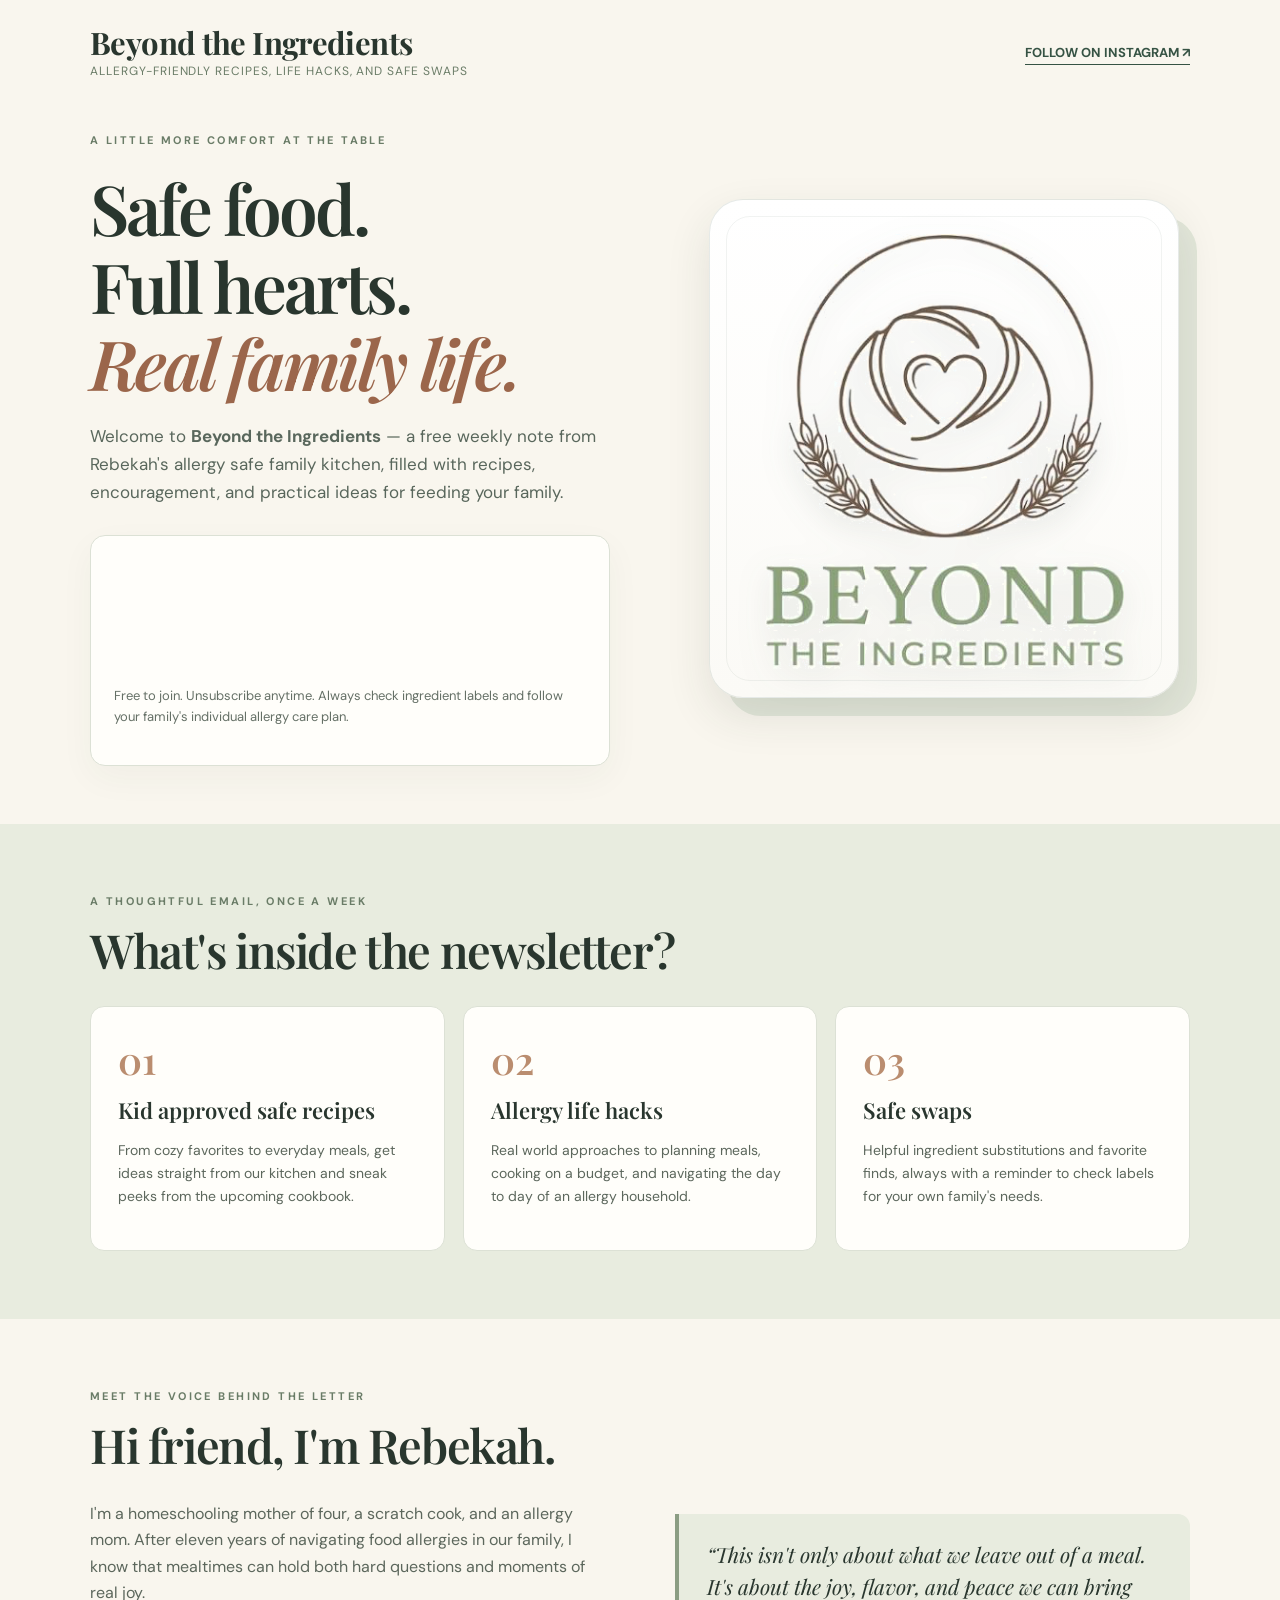
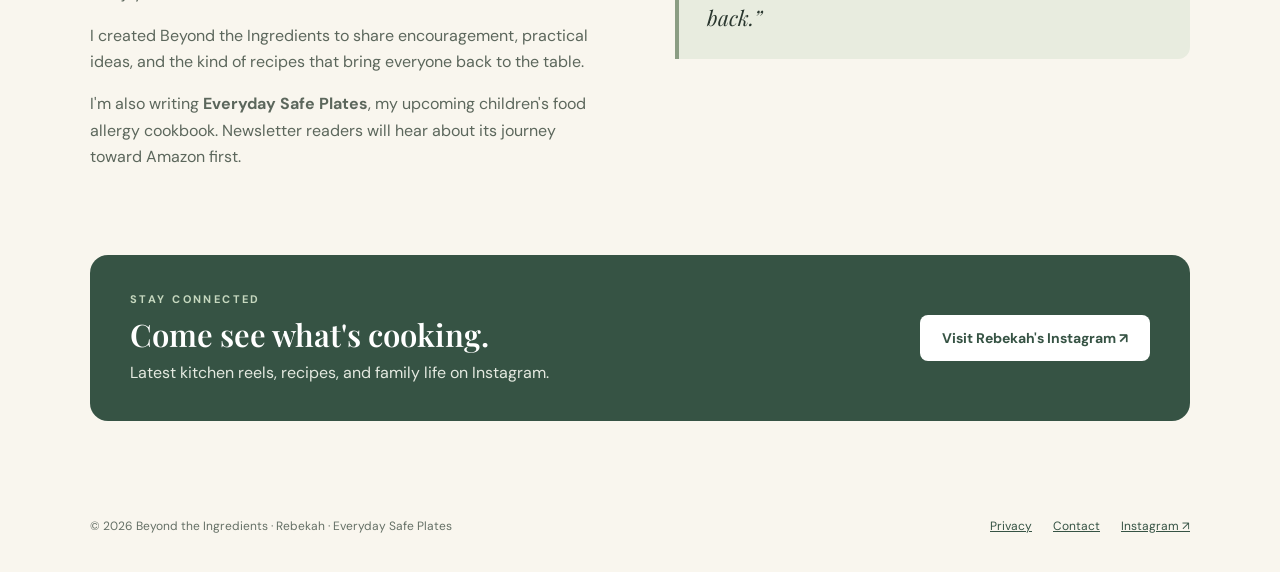
<file: index.html>
<!doctype html>
<html lang="en">
<head>
  <meta charset="utf-8">
  <meta name="viewport" content="width=device-width, initial-scale=1">
  <title>Beyond the Ingredients | Allergy Friendly Recipes & Family Kitchen Notes</title>
  <meta name="description" content="Join Rebekah's free weekly newsletter for kid approved allergy-friendly recipes, practical allergy life tips, and safe ingredient swaps.">
  <meta name="theme-color" content="#365344">
  <meta property="og:title" content="Beyond the Ingredients | Rebekah">
  <meta property="og:description" content="Come on into the kitchen. A free weekly note with recipes, real-life allergy tips, and thoughtful swaps.">
  <meta property="og:type" content="website">
  <link rel="icon" href="assets/beyond-logo.png" type="image/png">
  <link rel="stylesheet" href="styles.css">
</head>
<body>
  <header class="header shell">
    <a class="brand" href="./" aria-label="Beyond the Ingredients home">
      <span class="brand-kicker">Beyond the Ingredients</span>
      <span class="brand-tag">Allergy-friendly recipes, life hacks, and safe swaps</span>
    </a>
    <a class="header-link" href="https://www.instagram.com/theallergysafefamilykitchen/" target="_blank" rel="noopener noreferrer">FOLLOW ON INSTAGRAM ↗</a>
  </header>

  <main>
    <section class="hero">
      <div class="shell hero-inner">
        <div>
          <div class="eyebrow">A little more comfort at the table</div>
          <h1>Safe food.<br>Full hearts.<br><em>Real family life.</em></h1>
          <p class="lead">Welcome to <strong>Beyond the Ingredients</strong> — a free weekly note from Rebekah's allergy safe family kitchen, filled with recipes, encouragement, and practical ideas for feeding your family.</p>

          <div class="signup" id="join" aria-label="Subscribe to Beyond the Ingredients">
            <!-- EmailOctopus's form already includes its own headline, description, email field and consent checkbox. -->
            <div class="signup-embed">
              <script async src="https://eomail5.com/form/b3f950fc-d08c-11f1-945d-15c4036837a5.js" data-form="b3f950fc-d08c-11f1-945d-15c4036837a5"></script>
              <noscript><p>To subscribe, enable JavaScript in your browser, or contact Rebekah using the email link in the footer.</p></noscript>
            </div>
            <p class="small-note">Free to join. Unsubscribe anytime. Always check ingredient labels and follow your family's individual allergy care plan.</p>
          </div>
        </div>

        <div class="hero-visual-wrap">
          <div class="hero-logo-card">
            <img class="hero-logo" src="assets/beyond-logo.png" alt="Beyond the Ingredients logo featuring a heart inside a mixing bowl with wheat details">
          </div>
        </div>
      </div>
    </section>

    <section class="section soft" id="inside">
      <div class="shell">
        <div class="eyebrow">A thoughtful email, once a week</div>
        <h2 class="section-heading">What's inside the newsletter?</h2>
        <div class="cards">
          <article class="card">
            <div class="number">01</div>
            <h3>Kid approved safe recipes</h3>
            <p>From cozy favorites to everyday meals, get ideas straight from our kitchen and sneak peeks from the upcoming cookbook.</p>
          </article>
          <article class="card">
            <div class="number">02</div>
            <h3>Allergy life hacks</h3>
            <p>Real world approaches to planning meals, cooking on a budget, and navigating the day to day of an allergy household.</p>
          </article>
          <article class="card">
            <div class="number">03</div>
            <h3>Safe swaps</h3>
            <p>Helpful ingredient substitutions and favorite finds, always with a reminder to check labels for your own family's needs.</p>
          </article>
        </div>
      </div>
    </section>

    <section class="section">
      <div class="shell about">
        <div>
          <div class="eyebrow">Meet the voice behind the letter</div>
          <h2 class="section-heading">Hi friend, I'm Rebekah.</h2>
          <p>I'm a homeschooling mother of four, a scratch cook, and an allergy mom. After eleven years of navigating food allergies in our family, I know that mealtimes can hold both hard questions and moments of real joy.</p>
          <p>I created Beyond the Ingredients to share encouragement, practical ideas, and the kind of recipes that bring everyone back to the table.</p>
          <p>I'm also writing <strong>Everyday Safe Plates</strong>, my upcoming children's food allergy cookbook. Newsletter readers will hear about its journey toward Amazon first.</p>
        </div>
        <div class="quote">“This isn't only about what we leave out of a meal. It's about the joy, flavor, and peace we can bring back.”</div>
      </div>
    </section>

    <section class="section" style="padding-top:0">
      <div class="shell">
        <div class="social">
          <div>
            <div class="eyebrow" style="color:#c6d8bf">Stay connected</div>
            <h2>Come see what's cooking.</h2>
            <p>Latest kitchen reels, recipes, and family life on Instagram.</p>
          </div>
          <a class="button" href="https://www.instagram.com/theallergysafefamilykitchen/" target="_blank" rel="noopener noreferrer">Visit Rebekah's Instagram ↗</a>
        </div>
      </div>
    </section>
  </main>

  <footer class="footer shell">
    <span>© <span id="year">2026</span> Beyond the Ingredients · Rebekah · Everyday Safe Plates</span>
    <div>
      <a href="privacy.html">Privacy</a>
      <a href="mailto:bekahlakatosh@gmail.com">Contact</a>
      <a href="https://www.instagram.com/theallergysafefamilykitchen/" target="_blank" rel="noopener noreferrer">Instagram ↗</a>
    </div>
  </footer>

  <script>document.getElementById('year').textContent = new Date().getFullYear()</script>
</body>
</html>
</file>
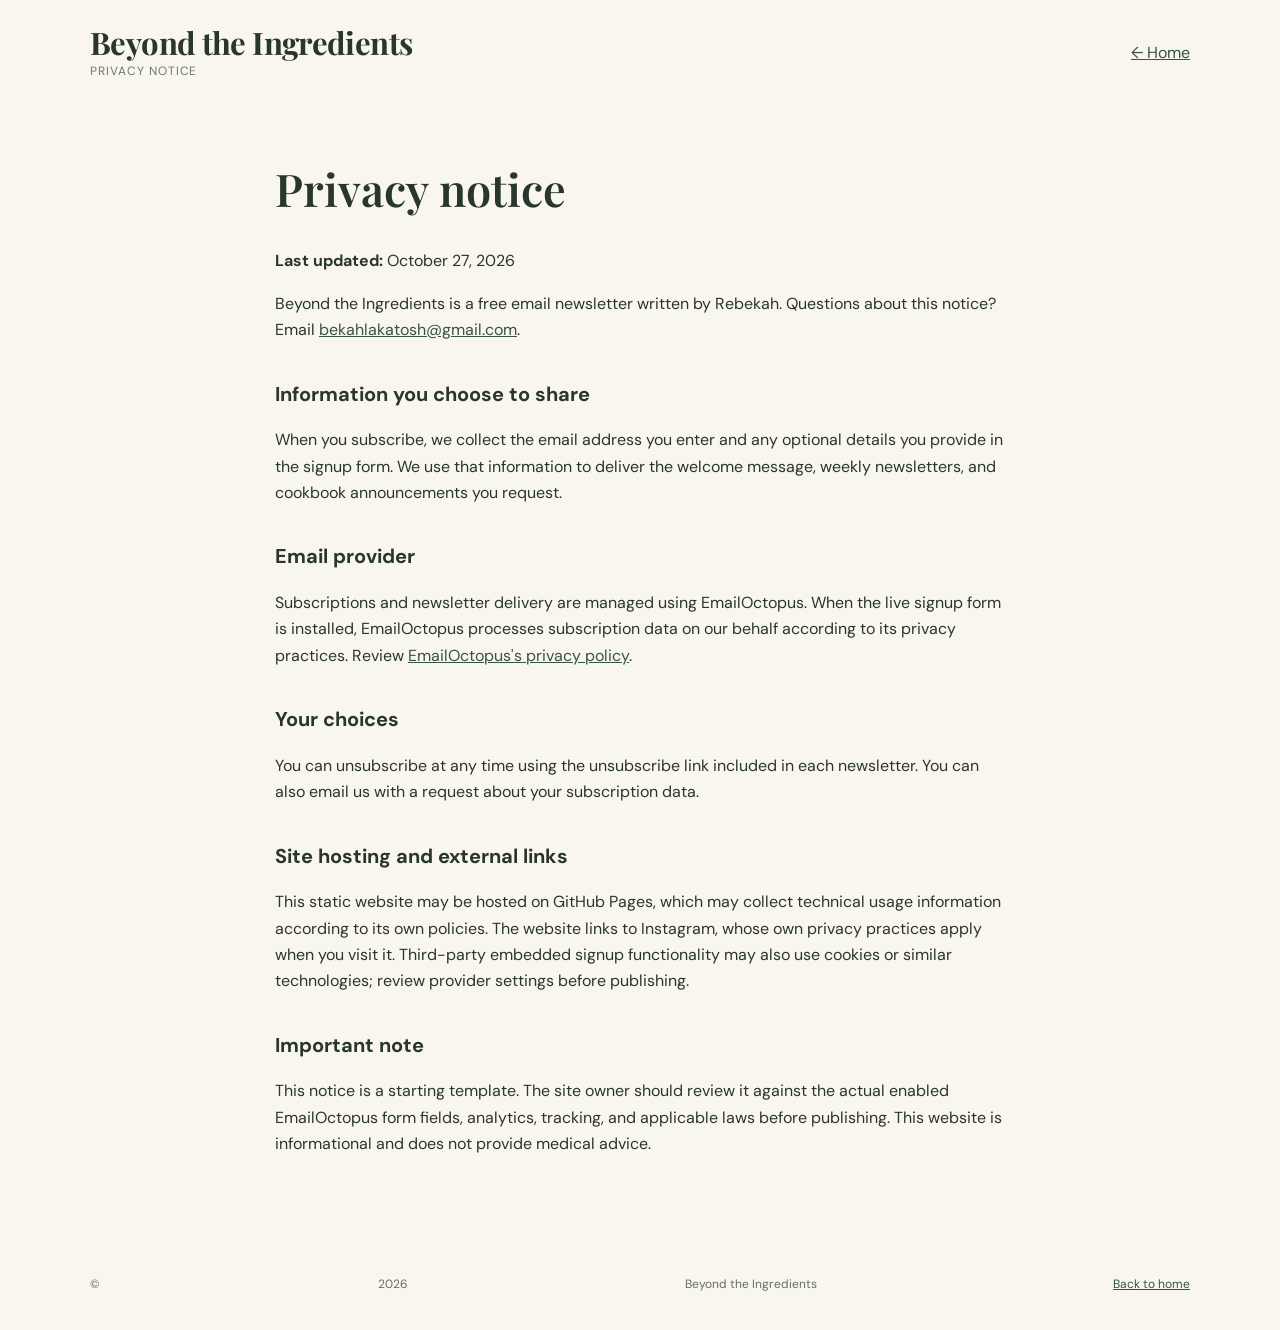
<file: privacy.html>
<!doctype html>
<html lang="en">
<head>
  <meta charset="utf-8">
  <meta name="viewport" content="width=device-width,initial-scale=1">
  <title>Privacy | Beyond the Ingredients</title>
  <link rel="icon" href="assets/beyond-logo.png" type="image/png">
  <link rel="stylesheet" href="styles.css">
</head>
<body>
  <header class="header shell">
    <a class="brand" href="./">
      <span class="brand-kicker">Beyond the Ingredients</span>
      <span class="brand-tag">Privacy notice</span>
    </a>
    <a href="./">← Home</a>
  </header>

  <main class="legal">
    <h1>Privacy notice</h1>
    <p><strong>Last updated:</strong> October 27, 2026</p>
    <p>Beyond the Ingredients is a free email newsletter written by Rebekah. Questions about this notice? Email <a href="mailto:bekahlakatosh@gmail.com">bekahlakatosh@gmail.com</a>.</p>

    <h2>Information you choose to share</h2>
    <p>When you subscribe, we collect the email address you enter and any optional details you provide in the signup form. We use that information to deliver the welcome message, weekly newsletters, and cookbook announcements you request.</p>

    <h2>Email provider</h2>
    <p>Subscriptions and newsletter delivery are managed using EmailOctopus. When the live signup form is installed, EmailOctopus processes subscription data on our behalf according to its privacy practices. Review <a href="https://emailoctopus.com/legal/privacy" target="_blank" rel="noopener noreferrer">EmailOctopus's privacy policy</a>.</p>

    <h2>Your choices</h2>
    <p>You can unsubscribe at any time using the unsubscribe link included in each newsletter. You can also email us with a request about your subscription data.</p>

    <h2>Site hosting and external links</h2>
    <p>This static website may be hosted on GitHub Pages, which may collect technical usage information according to its own policies. The website links to Instagram, whose own privacy practices apply when you visit it. Third-party embedded signup functionality may also use cookies or similar technologies; review provider settings before publishing.</p>

    <h2>Important note</h2>
    <p>This notice is a starting template. The site owner should review it against the actual enabled EmailOctopus form fields, analytics, tracking, and applicable laws before publishing. This website is informational and does not provide medical advice.</p>
  </main>

  <footer class="footer shell">© <span id="year">2026</span> Beyond the Ingredients <a href="./">Back to home</a></footer>
  <script>document.getElementById('year').textContent=new Date().getFullYear()</script>
</body>
</html>
</file>
<file: styles.css>
@import url('https://fonts.googleapis.com/css2?family=DM+Sans:wght@400;500;600;700&family=Playfair+Display:wght@500;600;700&display=swap');
:root{
  --ink:#29362e;
  --green:#365344;
  --muted:#657066;
  --cream:#f9f6ee;
  --paper:#fffefa;
  --sage:#e8ecdf;
  --border:#dce1d5;
  --accent:#b97a58;
}
*{box-sizing:border-box}
html{scroll-behavior:smooth}
body{margin:0;background:var(--cream);color:var(--ink);font-family:'DM Sans',Arial,sans-serif;line-height:1.65}
a{color:var(--green)}
.shell{max-width:1160px;margin:auto;padding:0 30px}
.header{display:flex;align-items:center;justify-content:space-between;padding-top:26px;padding-bottom:22px;gap:20px}
.brand{display:flex;flex-direction:column;text-decoration:none;color:var(--ink)}
.brand-kicker{font-family:'Playfair Display',Georgia,serif;font-size:31px;font-weight:700;line-height:1.05;letter-spacing:-.02em}
.brand-tag{font-size:12px;color:#6a7c67;letter-spacing:.08em;text-transform:uppercase;margin-top:3px}
.eyebrow{letter-spacing:.22em;text-transform:uppercase;font-weight:700;font-size:11px;color:#6a7c67}
.header-link{font-size:13px;font-weight:700;text-decoration:none;border-bottom:1px solid var(--green);white-space:nowrap}
.hero{padding:28px 0 58px}
.hero-inner{display:grid;grid-template-columns:1.05fr .95fr;gap:65px;align-items:center}
.hero h1{font:600 clamp(46px,5.4vw,79px)/1.12 'Playfair Display',Georgia,serif;letter-spacing:-.045em;margin:20px 0}
.hero h1 em{font-style:italic;color:#9b664b}
.lead{font-size:17px;color:#59675c;max-width:520px}
.hero-visual-wrap{display:flex;justify-content:center}
.hero-logo-card{
  width:min(100%, 470px);
  background:linear-gradient(180deg,#ffffff 0%,#fbfaf6 100%);
  border:1px solid rgba(54,83,68,.12);
  border-radius:34px;
  box-shadow:0 18px 45px rgba(41,54,46,.11), 18px 18px 0 #e2e6d9;
  padding:34px 24px 28px;
  position:relative;
}
.hero-logo-card::before{
  content:"";
  position:absolute;
  inset:16px;
  border-radius:24px;
  border:1px solid rgba(54,83,68,.07);
  pointer-events:none;
}
.hero-logo{
  display:block;
  width:100%;
  max-width:360px;
  margin:0 auto;
  height:auto;
  filter:drop-shadow(0 10px 16px rgba(54,83,68,.10));
}
.small-note{font-size:12px;color:var(--muted)}
.signup{margin-top:29px;background:var(--paper);border:1px solid var(--border);border-radius:15px;padding:23px;box-shadow:0 12px 35px #263e2f0b;max-width:520px}
.signup strong{font-size:16px}
.signup p{font-size:13px;color:var(--muted);margin:6px 0 14px}
.signup-embed{min-height:120px;overflow-wrap:anywhere}
.signup-embed iframe,.signup-embed form{max-width:100%}
.section{padding:68px 0}
.soft{background:var(--sage)}
.section-heading{font:600 clamp(32px,4vw,47px)/1.2 'Playfair Display',Georgia,serif;margin:12px 0 28px;letter-spacing:-.03em}
.cards{display:grid;grid-template-columns:repeat(3,1fr);gap:18px}
.card{background:var(--paper);border:1px solid var(--border);border-radius:14px;padding:27px}
.card .number{font:600 38px 'Playfair Display',Georgia,serif;color:#ba8d6f}
.card h3{font:600 22px 'Playfair Display',Georgia,serif;margin:10px 0}
.card p{color:#5c675c;font-size:14px}
.about{display:grid;grid-template-columns:1fr 1fr;gap:70px;align-items:center}
.about p{color:#5c675c}
.quote{background:#e8ecdf;border-left:4px solid #8b9d83;padding:25px 28px;border-radius:0 12px 12px 0;font:italic 21px/1.5 'Playfair Display',Georgia,serif}
.social{background:var(--green);color:#fff;border-radius:18px;padding:35px 40px;display:flex;align-items:center;justify-content:space-between;gap:25px}
.social h2{font:600 31px 'Playfair Display',Georgia,serif;margin:5px 0}
.social p{margin:0;color:#e4e9e0}
.button{background:#fff;color:var(--green);border:0;border-radius:8px;padding:14px 22px;font:700 14px 'DM Sans',sans-serif;text-decoration:none;display:inline-block;cursor:pointer;white-space:nowrap}
.footer{display:flex;align-items:center;justify-content:space-between;gap:24px;padding-top:28px;padding-bottom:35px;font-size:12px;color:var(--muted)}
.footer a{margin-left:18px}
.legal{max-width:780px;margin:55px auto 90px;padding:0 25px}
.legal h1{font:600 45px 'Playfair Display',Georgia,serif}
.legal h2{margin-top:34px;font-size:20px}
@media(max-width:900px){
  .hero-inner,.about{grid-template-columns:1fr;gap:32px}
  .hero-visual-wrap{order:-1}
}
@media(max-width:760px){
  .shell{padding:0 20px}
  .hero{padding-top:8px}
  .hero h1{font-size:49px}
  .cards{grid-template-columns:1fr}
  .section{padding:48px 0}
  .social{display:block;padding:30px}
  .button{margin-top:20px;white-space:normal}
  .header{display:block}
  .header-link{display:inline-block;margin-top:10px;font-size:11px}
  .brand-kicker{font-size:27px}
  .brand-tag{font-size:11px;letter-spacing:.06em}
  .hero-logo-card{padding:26px 18px 22px;box-shadow:0 16px 34px rgba(41,54,46,.11),10px 10px 0 #e2e6d9}
  .footer{display:block}
  .footer a{margin:0 18px 0 0}
}
</file>
